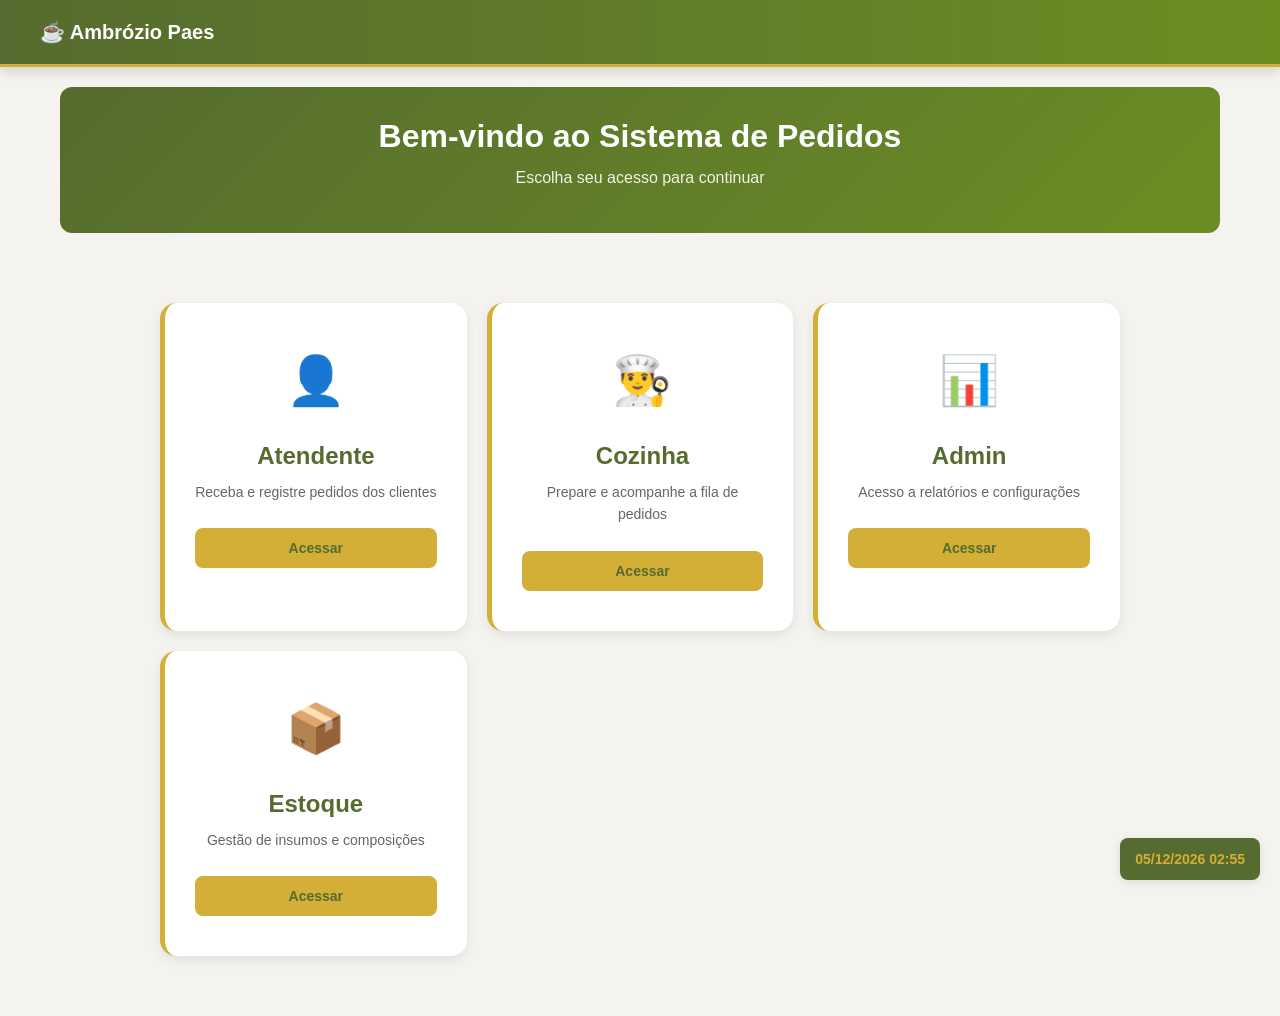
<file: docs/index.html>
<!DOCTYPE html>
<html lang="pt-BR">
<head>
    <meta charset="UTF-8">
    <meta name="viewport" content="width=device-width, initial-scale=1.0">
    <title>☕ Ambrózio Paes - Sistema de Pedidos</title>
    <link rel="icon" href="data:image/svg+xml,<svg xmlns='http://www.w3.org/2000/svg' viewBox='0 0 100 100'><text y='75' font-size='75'>☕</text></svg>">

    <link rel="stylesheet" href="css/style.css">
    <link rel="stylesheet" href="css/components.css">
    <link rel="stylesheet" href="css/responsive.css">

    <style>
        /* Home específico */
        .home-container {
          display: grid;
          grid-template-columns: repeat(auto-fit, minmax(250px, 1fr));
          gap: 20px;
          padding: 40px 20px;
          max-width: 1000px;
          margin: 0 auto;
        }

        .role-card {
          background: white;
          border-radius: 16px;
          padding: 40px 30px;
          text-align: center;
          box-shadow: 0 4px 12px rgba(0, 0, 0, 0.08);
          border-left: 5px solid var(--accent);
          transition: all 0.3s ease;
          cursor: pointer;
        }

        .role-card:hover {
          transform: translateY(-5px);
          box-shadow: 0 10px 30px rgba(212, 175, 55, 0.2);
        }

        .role-card .icon {
          font-size: 48px;
          margin-bottom: 20px;
          display: block;
        }

        .role-card h2 {
          color: var(--primary);
          margin-bottom: 10px;
          font-size: 24px;
        }

        .role-card p {
          color: #666;
          margin-bottom: 25px;
          font-size: 14px;
          line-height: 1.6;
        }

        .role-card .btn {
          width: 100%;
        }

        .info-banner {
          background: linear-gradient(135deg, var(--primary), var(--primary-light));
          color: white;
          padding: 30px;
          border-radius: 12px;
          text-align: center;
          margin-bottom: 30px;
        }

        .info-banner h1 {
          color: white;
          font-size: 32px;
          margin-bottom: 10px;
        }

        .info-banner p {
          color: rgba(255, 255, 255, 0.9);
          font-size: 16px;
        }

        .time-display {
          position: fixed;
          bottom: 20px;
          right: 20px;
          background: var(--primary);
          color: var(--accent);
          padding: 10px 15px;
          border-radius: 8px;
          font-size: 14px;
          font-weight: 600;
          box-shadow: 0 2px 8px rgba(0, 0, 0, 0.1);
        }

        @media (max-width: 640px) {
          .home-container {
            grid-template-columns: 1fr;
            padding: 20px 15px;
          }

          .role-card {
            padding: 30px 20px;
          }

          .role-card .icon {
            font-size: 40px;
          }

          .info-banner h1 {
            font-size: 24px;
          }

          .time-display {
            font-size: 12px;
            padding: 8px 12px;
          }
        }
    </style>
</head>
<body>
<!-- Header -->
<header class="header">
    <div class="header-content">
        <span class="logo">☕ Ambrózio Paes</span>
    </div>
</header>

<!-- Content -->
<div class="container">
    <div class="info-banner">
        <h1>Bem-vindo ao Sistema de Pedidos</h1>
        <p>Escolha seu acesso para continuar</p>
    </div>

    <div class="home-container">
        <!-- Atendente -->
        <div class="role-card" onclick="goToPage('atendente.html')">
            <span class="icon">👤</span>
            <h2>Atendente</h2>
            <p>Receba e registre pedidos dos clientes</p>
            <button class="btn btn-primary">Acessar</button>
        </div>

        <!-- Cozinha -->
        <div class="role-card" onclick="goToPage('cozinha.html')">
            <span class="icon">👨‍🍳</span>
            <h2>Cozinha</h2>
            <p>Prepare e acompanhe a fila de pedidos</p>
            <button class="btn btn-primary">Acessar</button>
        </div>

        <!-- Admin -->
        <div class="role-card" onclick="goToPage('admin.html')">
            <span class="icon">📊</span>
            <h2>Admin</h2>
            <p>Acesso a relatórios e configurações</p>
            <button class="btn btn-primary">Acessar</button>
        </div>

        <!-- Estoque -->
        <div class="role-card" onclick="goToPage('estoque.html')">
            <span class="icon">📦</span>
            <h2>Estoque</h2>
            <p>Gestão de insumos e composições</p>
            <button class="btn btn-primary">Acessar</button>
        </div>
    </div>
</div>

<!-- Time Display -->
<div class="time-display" id="timeDisplay"></div>

<!-- Toast Container -->
<div id="toast-container"></div>

<script src="config/env.js"></script>
<script src="js/utils.js"></script>
<script src="js/toast.js"></script>
<script type="module">
    // Update time
    function updateTime() {
      const now = new Date();
      const time = now.toLocaleTimeString('pt-BR', {
        hour: '2-digit',
        minute: '2-digit'
      });
      const date = now.toLocaleDateString('pt-BR');
      document.getElementById('timeDisplay').textContent = `${date} ${time}`;
    }

    updateTime();
    setInterval(updateTime, 1000);

    // Navigation
    window.goToPage = function(page) {
      window.location.href = page;
    };
</script>
</body>
</html>
</file>
<file: docs/css/style.css>
/* === VARIÁVEIS CSS === */
:root {
  /* Cores Principais */
  --primary: #556B2F;
  --primary-light: #6B8E23;
  --primary-dark: #3D4E1F;
  --primary-lighter: #7CB342;

  /* Acentos */
  --accent: #D4AF37;
  --accent-light: #E6C74D;
  --accent-dark: #B8960A;

  /* Feedback */
  --success: #7CB342;
  --danger: #D32F2F;
  --warning: #F9A825;
  --info: #1976D2;

  /* Neutros */
  --dark: #2C2C2C;
  --text: #3D4E1F;
  --light: #F5F3F0;
  --bg-secondary: #EBE8E1;
  --border: #A4AC86;
  --disabled: #CCCCCC;

  /* Sombras */
  --shadow-sm: 0 2px 4px rgba(0, 0, 0, 0.08);
  --shadow-md: 0 4px 12px rgba(0, 0, 0, 0.12);
  --shadow-lg: 0 10px 40px rgba(0, 0, 0, 0.2);
  --shadow-xl: 0 20px 60px rgba(0, 0, 0, 0.25);

  /* Typography */
  --font-family: 'Segoe UI', Tahoma, Geneva, Verdana, sans-serif;
  --font-size-base: 14px;
  --line-height-base: 1.6;

  /* Spacing */
  --spacing-xs: 4px;
  --spacing-sm: 8px;
  --spacing-md: 12px;
  --spacing-lg: 16px;
  --spacing-xl: 20px;
  --spacing-2xl: 24px;
  --spacing-3xl: 32px;
  --spacing-4xl: 40px;
}

/* === RESET === */
* {
  margin: 0;
  padding: 0;
  box-sizing: border-box;
}

html {
  scroll-behavior: smooth;
}

body {
  font-family: var(--font-family);
  font-size: var(--font-size-base);
  line-height: var(--line-height-base);
  color: var(--text);
  background-color: var(--light);
  transition: all 0.3s ease;
}

body.offline {
  opacity: 0.85;
  background: linear-gradient(
    135deg,
    var(--light),
    rgba(211, 47, 47, 0.05)
  );
}

body.offline::before {
  content: "🔴 OFFLINE - Mostrando cache local";
  position: fixed;
  top: 0;
  left: 0;
  right: 0;
  background: var(--danger);
  color: white;
  padding: var(--spacing-md);
  text-align: center;
  font-weight: 600;
  z-index: 999;
  font-size: 12px;
}

/* === TIPOGRAFIA === */
h1 {
  font-size: 28px;
  font-weight: 700;
  line-height: 1.2;
  color: var(--primary);
  margin-bottom: var(--spacing-lg);
}

h2 {
  font-size: 22px;
  font-weight: 700;
  line-height: 1.3;
  color: var(--primary);
  margin-bottom: var(--spacing-lg);
}

h3 {
  font-size: 18px;
  font-weight: 600;
  line-height: 1.4;
  color: var(--primary);
  margin-bottom: var(--spacing-md);
}

h4 {
  font-size: 16px;
  font-weight: 600;
  line-height: 1.4;
  color: var(--primary);
  margin-bottom: var(--spacing-sm);
}

p {
  margin-bottom: var(--spacing-md);
  line-height: 1.6;
}

small {
  font-size: 12px;
  color: #888;
  line-height: 1.5;
}

/* === HEADER === */
.header {
  background: linear-gradient(90deg, var(--primary), var(--primary-light));
  color: white;
  padding: var(--spacing-lg) var(--spacing-xl);
  box-shadow: 0 4px 12px rgba(0, 0, 0, 0.15);
  border-bottom: 3px solid var(--accent);
  position: sticky;
  top: 0;
  z-index: 100;
}

.header-content {
  display: flex;
  justify-content: space-between;
  align-items: center;
  max-width: 1200px;
  margin: 0 auto;
}

.logo {
  font-size: 20px;
  font-weight: 700;
  display: flex;
  align-items: center;
  gap: var(--spacing-sm);
}

.header-actions {
  display: flex;
  gap: var(--spacing-md);
  align-items: center;
}

.home-link {
  background: rgba(255, 255, 255, 0.2);
  color: white;
  border: none;
  padding: var(--spacing-sm) var(--spacing-md);
  border-radius: 6px;
  cursor: pointer;
  font-size: 14px;
  transition: all 0.3s;
}

.home-link:hover {
  background: rgba(255, 255, 255, 0.3);
}

.session-info {
  font-size: 13px;
  opacity: 0.9;
}

/* === CONTAINER === */
.container {
  max-width: 1200px;
  margin: 0 auto;
  padding: var(--spacing-xl);
  min-height: calc(100vh - 100px);
}

/* === LAYOUT UTILITIES === */
.grid {
  display: grid;
  gap: var(--spacing-lg);
}

.grid-cols-1 {
  grid-template-columns: 1fr;
}

.grid-cols-2 {
  grid-template-columns: repeat(2, 1fr);
}

.grid-cols-3 {
  grid-template-columns: repeat(3, 1fr);
}

.flex {
  display: flex;
}

.flex-between {
  display: flex;
  justify-content: space-between;
  align-items: center;
}

.flex-center {
  display: flex;
  justify-content: center;
  align-items: center;
}

.flex-col {
  flex-direction: column;
}

.gap-sm {
  gap: var(--spacing-sm);
}

.gap-md {
  gap: var(--spacing-md);
}

.gap-lg {
  gap: var(--spacing-lg);
}

/* === DIVIDER === */
.divider {
  height: 1px;
  background: var(--border);
  margin: var(--spacing-md) 0;
}

/* === BADGES === */
.badge {
  display: inline-block;
  padding: 4px 12px;
  border-radius: 20px;
  font-size: 12px;
  font-weight: 600;
  margin-right: var(--spacing-sm);
  margin-bottom: var(--spacing-sm);
}

.badge-success {
  background: rgba(124, 179, 66, 0.15);
  color: var(--success);
}

.badge-danger {
  background: rgba(211, 47, 47, 0.15);
  color: var(--danger);
}

.badge-warning {
  background: rgba(249, 168, 37, 0.15);
  color: var(--warning);
}

.badge-info {
  background: rgba(25, 118, 210, 0.15);
  color: var(--info);
}

/* === UTILITIES === */
.text-center {
  text-align: center;
}

.text-right {
  text-align: right;
}

.mt-0 { margin-top: 0; }
.mt-sm { margin-top: var(--spacing-sm); }
.mt-md { margin-top: var(--spacing-md); }
.mt-lg { margin-top: var(--spacing-lg); }

.mb-0 { margin-bottom: 0; }
.mb-sm { margin-bottom: var(--spacing-sm); }
.mb-md { margin-bottom: var(--spacing-md); }
.mb-lg { margin-bottom: var(--spacing-lg); }

.p-0 { padding: 0; }
.p-sm { padding: var(--spacing-sm); }
.p-md { padding: var(--spacing-md); }
.p-lg { padding: var(--spacing-lg); }

.opacity-50 {
  opacity: 0.5;
}

.opacity-75 {
  opacity: 0.75;
}

.hidden {
  display: none;
}

.visible {
  display: block;
}
</file>
<file: docs/css/components.css>
/* === BUTTONS === */
.btn {
  padding: 10px 16px;
  border: none;
  border-radius: 8px;
  font-size: 14px;
  font-weight: 600;
  cursor: pointer;
  transition: all 0.3s ease;
  display: inline-flex;
  align-items: center;
  justify-content: center;
  gap: var(--spacing-sm);
  font-family: var(--font-family);
}

.btn:disabled {
  opacity: 0.5;
  cursor: not-allowed;
}

.btn-primary {
  background: var(--accent);
  color: var(--primary);
  border: 2px solid var(--accent);
}

.btn-primary:hover:not(:disabled) {
  background: var(--accent-dark);
  color: white;
  transform: translateY(-2px);
  box-shadow: 0 4px 12px rgba(212, 175, 55, 0.3);
}

.btn-success {
  background: var(--success);
  color: white;
  border: 2px solid var(--success);
}

.btn-success:hover:not(:disabled) {
  background: #689F38;
  transform: translateY(-2px);
}

.btn-danger {
  background: var(--danger);
  color: white;
  border: 2px solid var(--danger);
}

.btn-danger:hover:not(:disabled) {
  background: #B71C1C;
  transform: translateY(-2px);
}

.btn-ghost {
  background: transparent;
  color: var(--primary);
  border: 2px solid var(--border);
}

.btn-ghost:hover:not(:disabled) {
  background: var(--light);
  border-color: var(--primary);
}

.btn-block {
  width: 100%;
}

.btn-sm {
  padding: 8px 12px;
  font-size: 13px;
}

.btn-lg {
  padding: 12px 24px;
  font-size: 16px;
}

/* === CARDS === */
.card {
  background: white;
  border-radius: 12px;
  padding: var(--spacing-lg);
  box-shadow: var(--shadow-md);
  border-left: 4px solid var(--accent);
  margin-bottom: var(--spacing-lg);
  transition: all 0.3s ease;
}

.card:hover {
  box-shadow: var(--shadow-lg);
}

.card.success {
  border-left-color: var(--success);
}

.card.danger {
  border-left-color: var(--danger);
}

.card.warning {
  border-left-color: var(--warning);
}

.card.info {
  border-left-color: var(--info);
}

/* === FORM ELEMENTS === */
.form-group {
  margin-bottom: var(--spacing-lg);
}

.form-group label {
  display: block;
  font-weight: 600;
  font-size: 13px;
  color: var(--primary);
  margin-bottom: var(--spacing-sm);
  text-transform: uppercase;
  letter-spacing: 0.5px;
}

.form-group input,
.form-group select,
.form-group textarea {
  width: 100%;
  padding: 10px 12px;
  border: 2px solid var(--border);
  border-radius: 8px;
  font-size: var(--font-size-base);
  font-family: var(--font-family);
  color: var(--text);
  background: white;
  transition: all 0.3s;
}

.form-group input:focus,
.form-group select:focus,
.form-group textarea:focus {
  outline: none;
  border-color: var(--accent);
  box-shadow: 0 0 0 3px rgba(212, 175, 55, 0.1);
}

.form-group input:disabled,
.form-group select:disabled {
  opacity: 0.5;
  cursor: not-allowed;
  background: var(--bg-secondary);
}

.form-group.error input,
.form-group.error select {
  border-color: var(--danger);
}

.form-group .error-message {
  color: var(--danger);
  font-size: 12px;
  margin-top: var(--spacing-sm);
}

.form-row {
  display: grid;
  grid-template-columns: repeat(auto-fit, minmax(200px, 1fr));
  gap: var(--spacing-md);
}

/* === MODAIS === */
.modal {
  display: none;
  position: fixed;
  top: 0;
  left: 0;
  width: 100%;
  height: 100%;
  background: rgba(0, 0, 0, 0.5);
  z-index: 200;
  justify-content: center;
  align-items: center;
}

.modal.active {
  display: flex;
}

.modal-content {
  background: white;
  border-radius: 16px;
  padding: var(--spacing-2xl);
  max-width: 500px;
  width: 90%;
  box-shadow: var(--shadow-xl);
  animation: slideUp 0.3s ease;
}

@keyframes slideUp {
  from {
    transform: translateY(20px);
    opacity: 0;
  }
  to {
    transform: translateY(0);
    opacity: 1;
  }
}

.modal-header {
  margin-bottom: var(--spacing-lg);
  border-bottom: 2px solid var(--border);
  padding-bottom: var(--spacing-md);
}

.modal-header h2 {
  margin: 0;
  color: var(--primary);
}

.modal-body {
  margin-bottom: var(--spacing-lg);
}

.modal-footer {
  display: flex;
  gap: var(--spacing-md);
  justify-content: flex-end;
}

.modal-footer .btn {
  flex: 1;
}

/* === TABS === */
.tabs {
  display: flex;
  border-bottom: 2px solid var(--border);
  margin-bottom: var(--spacing-lg);
  gap: var(--spacing-md);
  overflow-x: auto;
}

.tab-button {
  padding: var(--spacing-md) var(--spacing-lg);
  background: none;
  border: none;
  color: var(--text);
  cursor: pointer;
  font-weight: 600;
  font-size: 14px;
  border-bottom: 3px solid transparent;
  transition: all 0.3s;
  white-space: nowrap;
}

.tab-button:hover {
  color: var(--primary);
}

.tab-button.active {
  color: var(--accent);
  border-bottom-color: var(--accent);
}

.tab-content {
  display: none;
}

.tab-content.active {
  display: block;
}

/* === STATS CARDS === */
.stat-card {
  background: white;
  border-radius: 12px;
  padding: var(--spacing-lg);
  text-align: center;
  box-shadow: var(--shadow-md);
  border-top: 4px solid var(--accent);
}

.stat-card .stat-label {
  font-size: 12px;
  color: #888;
  text-transform: uppercase;
  font-weight: 600;
  margin-bottom: var(--spacing-sm);
  letter-spacing: 0.5px;
}

.stat-card .stat-value {
  font-size: 32px;
  font-weight: 700;
  color: var(--primary);
}

.stat-card .stat-subtext {
  font-size: 12px;
  color: #666;
  margin-top: var(--spacing-sm);
}

/* === LISTS === */
.list {
  list-style: none;
  padding: 0;
}

.list-item {
  padding: var(--spacing-md) 0;
  border-bottom: 1px solid var(--border);
  display: flex;
  justify-content: space-between;
  align-items: center;
}

.list-item:last-child {
  border-bottom: none;
}

.list-item-title {
  font-weight: 600;
  color: var(--primary);
}

.list-item-subtitle {
  font-size: 12px;
  color: #888;
  margin-top: 4px;
}

/* === ALERTS === */
.alert {
  padding: var(--spacing-lg);
  border-radius: 8px;
  margin-bottom: var(--spacing-lg);
  border-left: 4px solid;
}

.alert-success {
  background: rgba(124, 179, 66, 0.1);
  border-left-color: var(--success);
  color: var(--success);
}

.alert-danger {
  background: rgba(211, 47, 47, 0.1);
  border-left-color: var(--danger);
  color: var(--danger);
}

.alert-warning {
  background: rgba(249, 168, 37, 0.1);
  border-left-color: var(--warning);
  color: var(--warning);
}

.alert-info {
  background: rgba(25, 118, 210, 0.1);
  border-left-color: var(--info);
  color: var(--info);
}
</file>
<file: docs/css/responsive.css>
/* === TABLET (640px - 1024px) === */
@media (max-width: 1024px) {
  .container {
    padding: var(--spacing-lg);
  }

  .grid-cols-3 {
    grid-template-columns: repeat(2, 1fr);
  }

  .header-content {
    flex-wrap: wrap;
  }
}

/* === MOBILE (até 640px) === */
@media (max-width: 640px) {
  :root {
    --font-size-base: 13px;
  }

  body.offline::before {
    font-size: 11px;
    padding: 6px;
  }

  h1 {
    font-size: 24px;
  }

  h2 {
    font-size: 18px;
  }

  h3 {
    font-size: 16px;
  }

  .container {
    padding: var(--spacing-md);
    min-height: calc(100vh - 70px);
  }

  .header {
    padding: var(--spacing-md) var(--spacing-sm);
  }

  .header-content {
    gap: var(--spacing-sm);
  }

  .logo {
    font-size: 16px;
  }

  .header-actions {
    gap: var(--spacing-sm);
    font-size: 12px;
  }

  .grid-cols-1,
  .grid-cols-2,
  .grid-cols-3 {
    grid-template-columns: 1fr;
  }

  .grid {
    gap: var(--spacing-md);
  }

  .card {
    padding: var(--spacing-md);
  }

  .btn {
    padding: 8px 12px;
    font-size: 13px;
    width: 100%;
  }

  .btn-block {
    margin-bottom: var(--spacing-sm);
  }

  .form-group input,
  .form-group select,
  .form-group textarea {
    padding: 8px 10px;
    font-size: 16px; /* Evita zoom no iOS */
  }

  .modal-content {
    width: 95%;
    padding: var(--spacing-lg);
  }

  .tabs {
    gap: var(--spacing-sm);
  }

  .tab-button {
    padding: var(--spacing-sm) var(--spacing-md);
    font-size: 12px;
  }

  .stat-card .stat-value {
    font-size: 24px;
  }

  .time-display {
    font-size: 11px;
    padding: 8px 12px;
    bottom: 10px;
    right: 10px;
  }

  /* Menu Grid para Mobile */
  .menu-grid {
    grid-template-columns: repeat(auto-fill, minmax(120px, 1fr));
    gap: 10px;
  }

  .menu-item {
    padding: 10px;
  }

  .menu-item .icon {
    font-size: 28px;
  }

  .menu-item .name {
    font-size: 12px;
  }

  .menu-item .price {
    font-size: 14px;
  }

  /* Kitchen Queue */
  .order-card {
    padding: var(--spacing-md);
  }

  .order-card h3 {
    font-size: 16px;
  }

  .order-card .buttons {
    flex-direction: column;
  }

  .order-card .btn {
    width: 100%;
  }

  /* Cart */
  .cart-item {
    padding: var(--spacing-sm);
  }

  .cart-item-name {
    font-size: 13px;
  }

  .total-row {
    font-size: 16px;
  }

  /* Modals */
  .modal-footer {
    flex-direction: column;
  }

  .modal-footer .btn {
    width: 100%;
  }

  /* Tables / Lists */
  .list-item {
    flex-direction: column;
    align-items: flex-start;
  }

  .list-item > * + * {
    margin-top: var(--spacing-sm);
  }
}

/* === MUITO PEQUENO (até 380px) === */
@media (max-width: 380px) {
  .container {
    padding: var(--spacing-sm);
  }

  h1 {
    font-size: 20px;
  }

  h2 {
    font-size: 16px;
  }

  .btn {
    padding: 6px 10px;
    font-size: 12px;
  }

  .stat-card .stat-value {
    font-size: 20px;
  }

  .badge {
    padding: 3px 8px;
    font-size: 11px;
  }

  .time-display {
    font-size: 10px;
    padding: 6px 10px;
  }

  .modal-content {
    padding: var(--spacing-md);
  }
}

/* === ORIENTAÇÃO LANDSCAPE === */
@media (max-height: 600px) and (orientation: landscape) {
  .container {
    padding-top: var(--spacing-md);
    padding-bottom: var(--spacing-md);
    min-height: auto;
  }

  .header {
    padding: var(--spacing-sm) var(--spacing-md);
  }

  h1, h2 {
    margin-bottom: var(--spacing-sm);
  }
}

/* === PRINT === */
@media print {
  .header,
  .time-display,
  .header-actions {
    display: none;
  }

  body {
    background: white;
  }

  .card {
    page-break-inside: avoid;
  }
}
</file>
